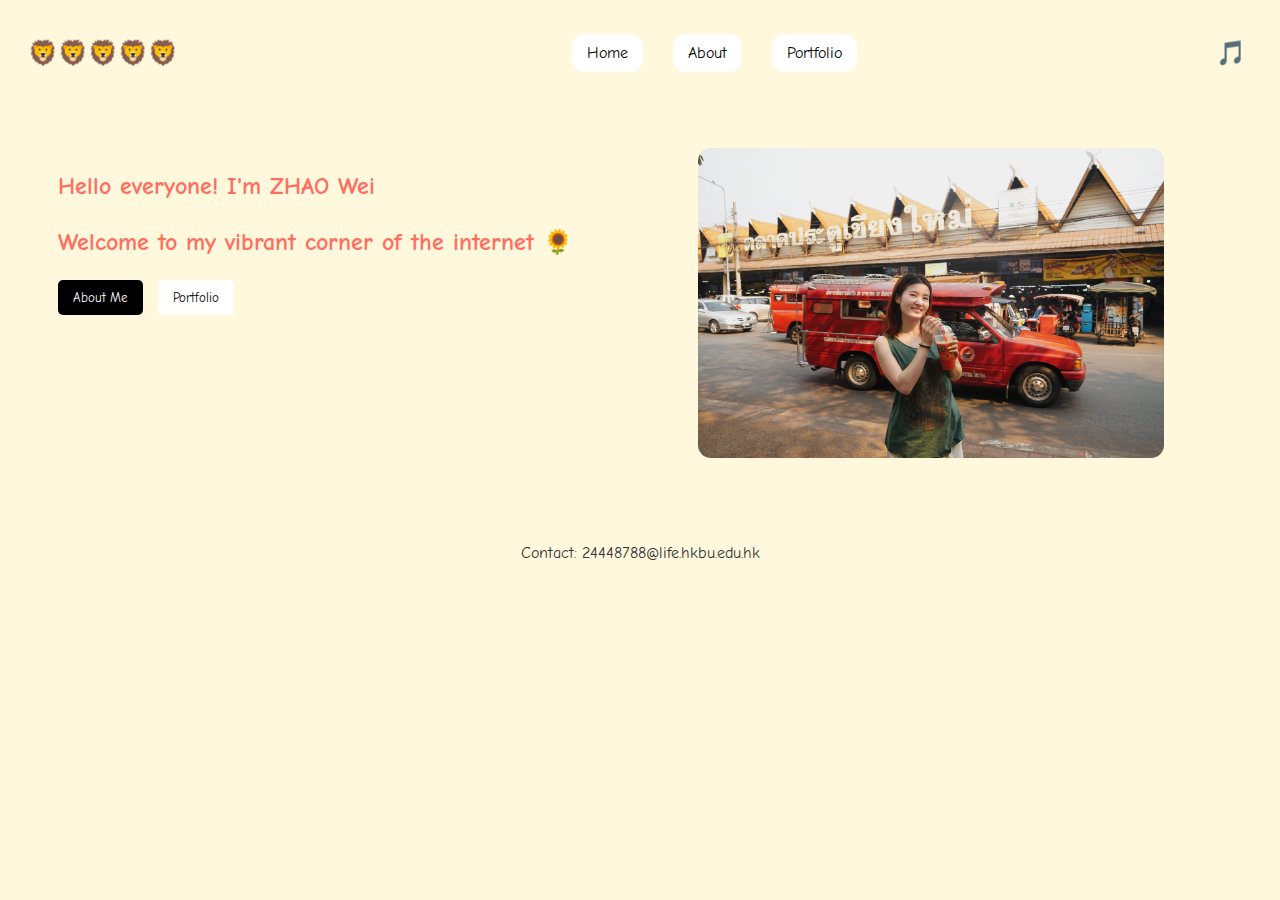
<file: index.html>
<!DOCTYPE html>
<html lang="en">

<head>
    <meta charset="UTF-8">
    <meta name="viewport" content="width=device-width, initial-scale=1.0">
    <title>My Portfolio</title>
    <link rel="stylesheet" href="style.css">
    <link href="https://fonts.googleapis.com/css2?family=Comic+Neue:wght@400;700&display=swap" rel="stylesheet">
</head>

<body>
    <header>
        <a href="#" class="logo">🦁🦁🦁🦁🦁</a>
        <nav>
            <ul>
                <li><a class="home" href="#home">Home</a></li>
                <li><a class="about" href="about.html">About</a></li>
                <li><a class="portfolio" href="images/Portfolio of Zhao Wei.pdf">Portfolio</a></li>
            </ul>
        </nav>
        <button id="music-toggle" class="music-btn">🎵</button>
        <audio id="background-music" loop>
            <source src="images/music.mp3" type="audio/mpeg">
            Your browser does not support the audio element.
        </audio>
    </header>

    <main>
        <section class="intro">
            <div class="intro-text">
                <h2>Hello everyone! I'm ZHAO Wei</h2>
                <h2>Welcome to my vibrant corner of the internet 🌻</h2>
                <button class="btn black" onclick="window.location.href='about.html'">About Me</button>
                <button class="btn white" onclick="window.location.href='images/Portfolio of Zhao Wei.pdf'">Portfolio</button>
            </div>
            <div class="intro-image">
                <img src="images/personal_photo.jpg" alt="Designer's photo">
            </div>
        </section>
    </main>

    <footer>
        <p>Contact: 24448788@life.hkbu.edu.hk</p>
    </footer>

    <script>
        const musicToggle = document.getElementById('music-toggle');
        const backgroundMusic = document.getElementById('background-music');

        // 页面加载时从 localStorage 中读取音乐播放状态
        const isPlaying = localStorage.getItem('musicPlaying') === 'true';
        if (isPlaying) {
            backgroundMusic.play().catch((error) => {
                console.error('播放音乐时出错:', error);
            });
            musicToggle.textContent = "🔊";
        }

        musicToggle.addEventListener('click', function () {
            if (backgroundMusic.paused) {
                backgroundMusic.play().catch((error) => {
                    console.error('播放音乐时出错:', error);
                });
                musicToggle.textContent = "🔊";
                localStorage.setItem('musicPlaying', 'true');
            } else {
                backgroundMusic.pause();
                musicToggle.textContent = "🎵";
                localStorage.setItem('musicPlaying', 'false');
            }
        });
    </script>
</body>

</html>
</file>
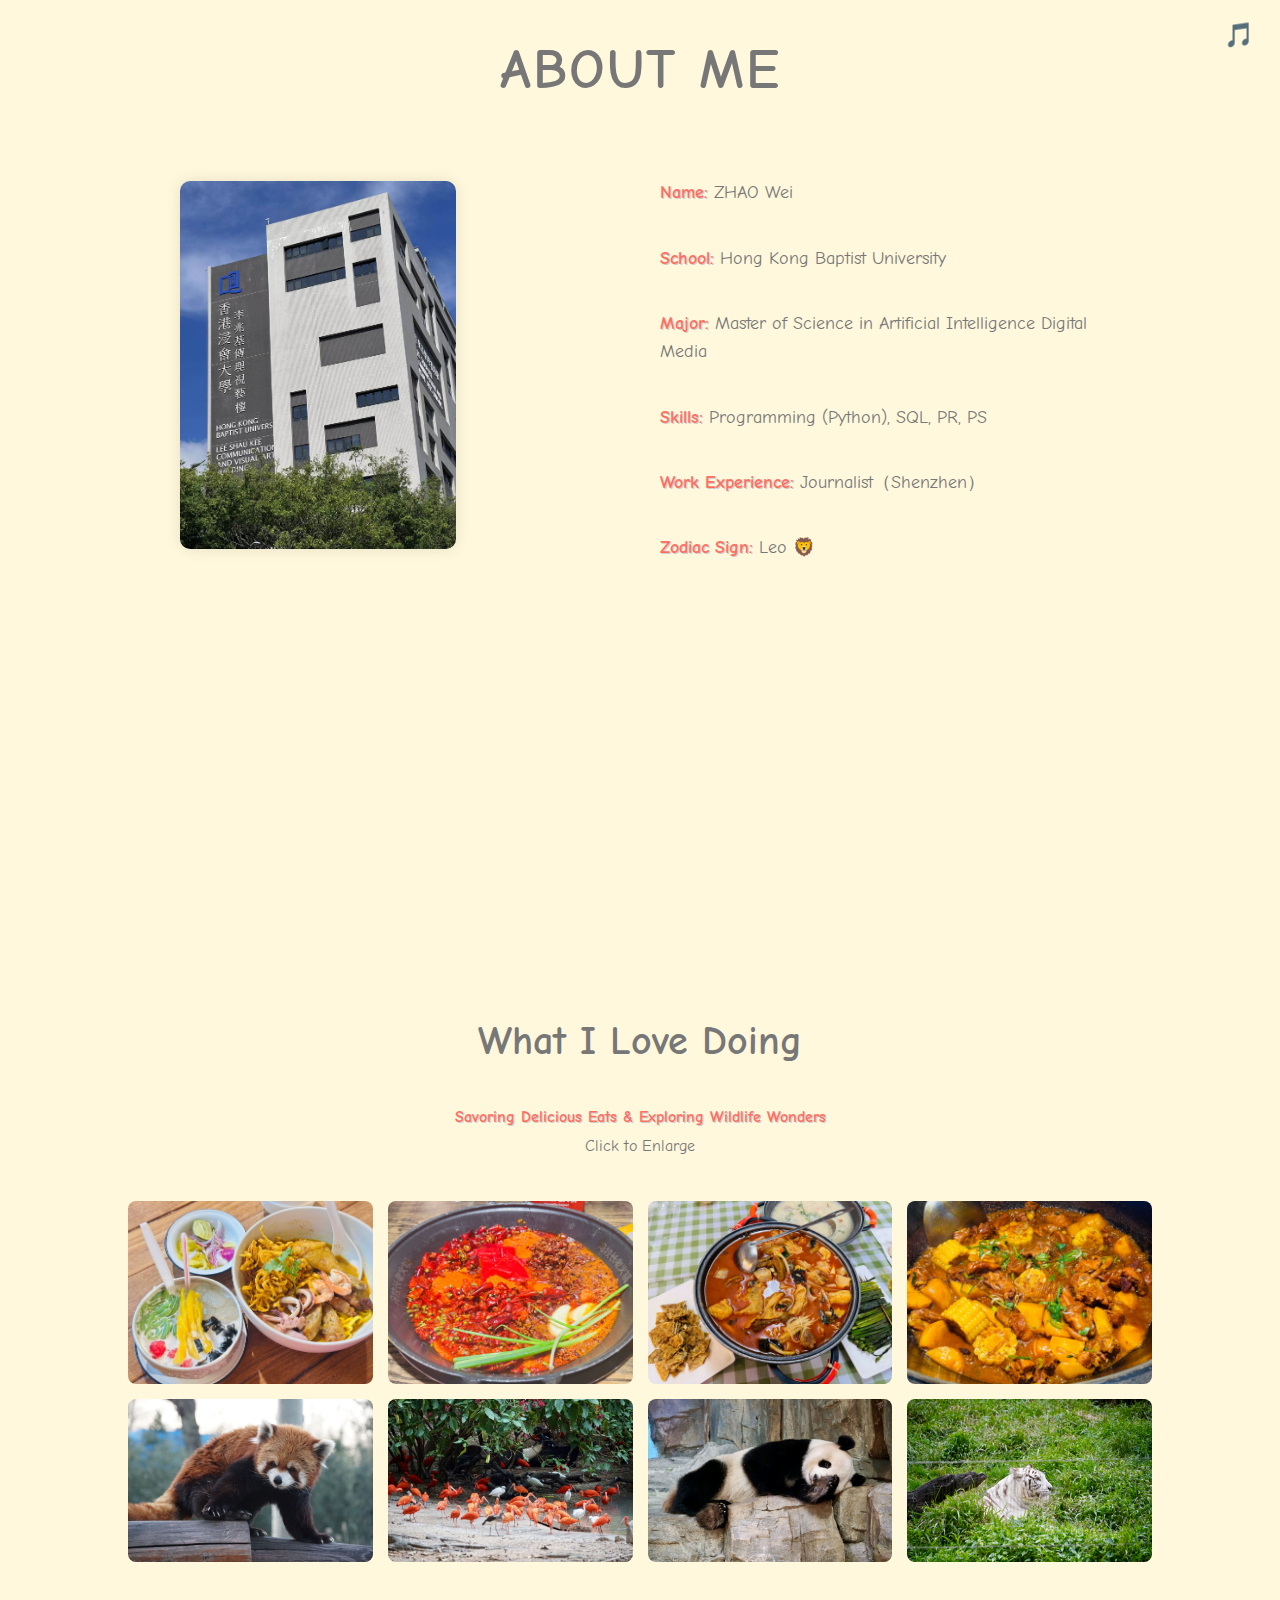
<file: about.html>
<!DOCTYPE html>
<html lang="en">

<head>
    <meta charset="UTF-8">
    <meta name="viewport" content="width=device-width, initial-scale=1.0">
    <title>About Me | My Portfolio</title>
    <link rel="stylesheet" href="about_style.css">
    <link rel="stylesheet" href="https://cdnjs.cloudflare.com/ajax/libs/font-awesome/4.7.0/css/font-awesome.min.css">
    <link href="https://fonts.googleapis.com/css2?family=Comic+Neue:wght@400;700&display=swap" rel="stylesheet">
</head>

<body>
    <button id="music-toggle" class="music-btn">🎵</button>
    <audio id="background-music" loop>
        <source src="images/music.mp3" type="audio/mpeg">
        Your browser does not support the audio element.
    </audio>
    <div class="w3-content w3-container">
        <h3 class="about-me-title">ABOUT ME</h3>
        <div class="w3-row about-me-container">
            <div class="w3-col m6">
                <img src="images/school.jpg" class="school-image" alt="School Photo">
            </div>
            <div class="w3-col m6">
                <div class="about-info">
                    <p><span class="info-label">Name:</span> ZHAO Wei</p>
                    <p><span class="info-label">School:</span> Hong Kong Baptist University</p>
                    <p><span class="info-label">Major:</span> Master of Science in Artificial Intelligence Digital Media</p>
                    <p><span class="info-label">Skills:</span> Programming (Python), SQL, PR, PS</p>
                    <p><span class="info-label">Work Experience:</span> Journalist（Shenzhen）</p>
                    <p><span class="info-label">Zodiac Sign:</span> Leo 🦁</p>
                </div>
            </div>
        </div>
    </div>

    <!-- Container (Portfolio Section) -->
    <div class="w3-content w3-container w3-padding-64" id="portfolio">
        <h3 class="portfolio-title">What I Love Doing</h3>
        <p class="portfolio-subtitle">
            <strong class="info-label">Savoring Delicious Eats & Exploring Wildlife Wonders</strong><br>Click to Enlarge
        </p>
        <div class="image-grid">
            <img src="images/food_1.jpg" style="width:100%" onclick="onClick(this)" class="w3-hover-opacity" alt="Food Photo 1">
            <img src="images/food_2.jpg" style="width:100%" onclick="onClick(this)" class="w3-hover-opacity" alt="Food Photo 2">
            <img src="images/food_3.jpg" style="width:100%" onclick="onClick(this)" class="w3-hover-opacity" alt="Food Photo 3">
            <img src="images/food_4.jpg" style="width:100%" onclick="onClick(this)" class="w3-hover-opacity" alt="Food Photo 4">
            <img src="images/zoo_1.jpg" style="width:100%" onclick="onClick(this)" class="w3-hover-opacity" alt="Zoo Photo 1">
            <img src="images/zoo_2.jpg" style="width:100%" onclick="onClick(this)" class="w3-hover-opacity" alt="Zoo Photo 2">
            <img src="images/zoo_3.jpg" style="width:100%" onclick="onClick(this)" class="w3-hover-opacity" alt="Zoo Photo 3">
            <img src="images/zoo_4.jpg" style="width:100%" onclick="onClick(this)" class="w3-hover-opacity" alt="Zoo Photo 4">
        </div>
    </div>

    <!-- Modal for full size images on click-->
    <div id="modal01" class="w3-modal w3-black" onclick="this.style.display='none'">
        <span class="w3-button w3-large w3-black w3-display-topright" title="Close Modal Image"><i class="fa fa-remove"></i></span>
        <div class="w3-modal-content w3-animate-zoom w3-center w3-transparent w3-padding-64">
            <img id="img01" class="w3-image">
            <p id="caption" class="w3-opacity w3-large"></p>
        </div>
    </div>

    <script>
        // Modal Image Gallery
        function onClick(element) {
            document.getElementById("img01").src = element.src;
            document.getElementById("modal01").style.display = "block";
            var captionText = document.getElementById("caption");
            captionText.innerHTML = element.alt;
        }

        const musicToggle = document.getElementById('music-toggle');
        const backgroundMusic = document.getElementById('background-music');

        // 从 localStorage 读取播放状态
        const isPlaying = localStorage.getItem('musicPlaying') === 'true';
        if (isPlaying) {
            backgroundMusic.play().catch((error) => {
                console.error('播放音乐时出错:', error);
            });
            musicToggle.textContent = "🔊";
        }

        musicToggle.addEventListener('click', function () {
            if (backgroundMusic.paused) {
                backgroundMusic.play().catch((error) => {
                    console.error('播放音乐时出错:', error);
                });
                musicToggle.textContent = "🔊";
                localStorage.setItem('musicPlaying', 'true');
            } else {
                backgroundMusic.pause();
                musicToggle.textContent = "🎵";
                localStorage.setItem('musicPlaying', 'false');
            }
        });
    </script>
</body>
</html>
</file>
<file: style.css>
body {
    font-family: 'Comic Neue', cursive;
    background-color: #fff8dc;
    color: #333;
}

header {
    display: flex;
    justify-content: space-between;
    align-items: center;
    padding: 20px;
    background-color: #fff8dc;
}

.logo {
    font-size: 24px;
    text-decoration: none;
    color: #ff6f61;
}

nav ul {
    display: flex;
    list-style: none;
}

nav ul li {
    margin: 0 15px;
}

.home,
.about,
.portfolio {
    text-decoration: none;
    background-color: #ffffff;
    color: rgb(0, 0, 0);
    padding: 10px 15px;
    border-radius: 13px;
}

.music-btn {
    background: none;
    border: none;
    font-size: 24px;
    cursor: pointer;
    color: #ff6f61;
}

.intro {
    display: flex;
    padding: 50px;
}

.intro-text {
    flex: 1;
}

.intro-text h2 {
    font-size: 24px;
    font-weight: bold;
    color: #ff6f61;
    line-height: 1.5;
    margin-bottom: 20px;
}

.intro-text p {
    margin: 20px 0;
}

.btn {
    padding: 10px 15px;
    border: none;
    border-radius: 5px;
    cursor: pointer;
    font-family: 'Comic Neue', cursive;
    margin-right: 10px;
}

.black {
    background-color: #000000;
    color: white;
}

.white {
    background-color: white;
    color: black;
}

.intro-image {
    flex: 1;
    display: flex;
    justify-content: center;
    align-items: center;
}

.intro-image img {
    max-width: 80%;
    border-radius: 13px;
    box-shadow: none;
}

footer {
    text-align: center;
    padding: 20px 0;
    background-color: #fff8dc;
}
</file>
<file: about_style.css>
body,
h1,
h2,
h3,
h4,
h5,
h6 {
    font-family: 'Comic Neue', cursive;
}

body,
html {
    height: 100%;
    color: #777;
    line-height: 1.8;
    margin: 0;
    padding: 0;
    background-color: #fff8dc; /* Light yellow background */
}

/* About me section styles */
.w3-content {
    max-width: 1200px;
    margin: 0 auto;
    padding: 20px;
    min-height: 100vh;
    display: flex;
    flex-direction: column;
    justify-content: flex-start;
    /* 添加顶部内边距，让内容向下移动 */
    padding-top: 80px; 
}

/* Adjust title position */
.about-me-title {
    font-size: 3.5em;
    text-align: center;
    margin-top: -60px;
    margin-bottom: 40px;
    text-transform: uppercase;
    letter-spacing: 2px;
}

/* Synchronize image and text container movement */
.about-me-container {
    position: relative;
    top: 0;
    display: flex;
    align-items: center; /* Vertical center alignment */
    gap: 40px;
    margin-bottom: 20px;
    justify-content: center;
    padding: 0 10%;
}

.w3-col.m6 {
    width: 50%;
}

.school-image {
    width: 60%;
    height: auto;
    border-radius: 10px;
    box-shadow: 0 0 15px rgba(0, 0, 0, 0.1);
    margin-left: 20px; /* Move image to the right */
}

.about-info {
    font-size: 1.1em;
    line-height: 1.6;
    display: flex;
    flex-direction: column;
    gap: 2px; /* Further reduce text spacing */
    height: 100%; /* Ensure information area height matches image */
    justify-content: center; /* Vertically center information */
}

.info-label {
    font-weight: 700;
    color: #ff6f61;
    text-shadow: 1px 1px 0 #ccc;
}

/* Portfolio section styles */
#portfolio {
    padding: 5px 10%;
    margin-top: -40px;
    padding-bottom: 80px; /* Increase bottom margin */
    border-bottom: 8px solid #ccc; /* Thick bottom border */
}

.portfolio-title {
    font-size: 2.5em;
    text-align: center;
    margin-bottom: 10px; /* Reduce spacing with subtitle */
}

.portfolio-subtitle {
    text-align: center;
    margin-bottom: 40px;
}

.portfolio-subtitle strong.info-label {
    font-weight: 700;
    color: #ff6f61;
    text-shadow: 1px 1px 0 #ccc;
}

.image-grid {
    display: grid;
    grid-template-columns: repeat(4, 1fr);
    gap: 15px;
}

.image-grid img {
    width: 100%;
    height: auto;
    border-radius: 8px;
    transition: transform 0.3s ease;
}

.image-grid img:hover {
    transform: scale(1.05);
}

/* Modal styles */
.w3-modal {
    display: none;
    position: fixed;
    z-index: 1;
    left: 0;
    top: 0;
    width: 100%;
    height: 100%;
    overflow: auto;
    background-color: rgba(0, 0, 0, 0.9);
}

.w3-modal-content {
    margin: auto;
    display: block;
    width: 80%;
    max-width: 700px;
}

.w3-modal-content img {
    width: 100%;
}

.w3-modal .w3-button {
    position: absolute;
    top: 15px;
    right: 35px;
    color: #f1f1f1;
    font-size: 40px;
    font-weight: bold;
    cursor: pointer;
}

/* Responsive design */
@media (max-width: 768px) {
    .about-me-title {
        margin-top: -30px;
    }
    .about-me-container {
        top: 0;
        flex-direction: column;
        padding: 0;
    }
    .school-image {
        width: 100%;
        margin-left: 0;
    }
    .w3-col.m6 {
        width: 100%;
    }
    #portfolio {
        padding: 5px 5%;
        margin-top: -20px;
        padding-bottom: 40px;
        border-bottom: 4px solid #ccc;
    }
}

header {
    display: flex;
    justify-content: space-between;
    align-items: center;
    padding: 20px;
    background-color: #fff8dc;
}

.music-btn {
    background: none;
    border: none;
    font-size: 24px;
    cursor: pointer;
    color: #ff6f61;
    position: fixed;
    top: 20px;
    right: 20px;
    z-index: 999;
}
</file>
